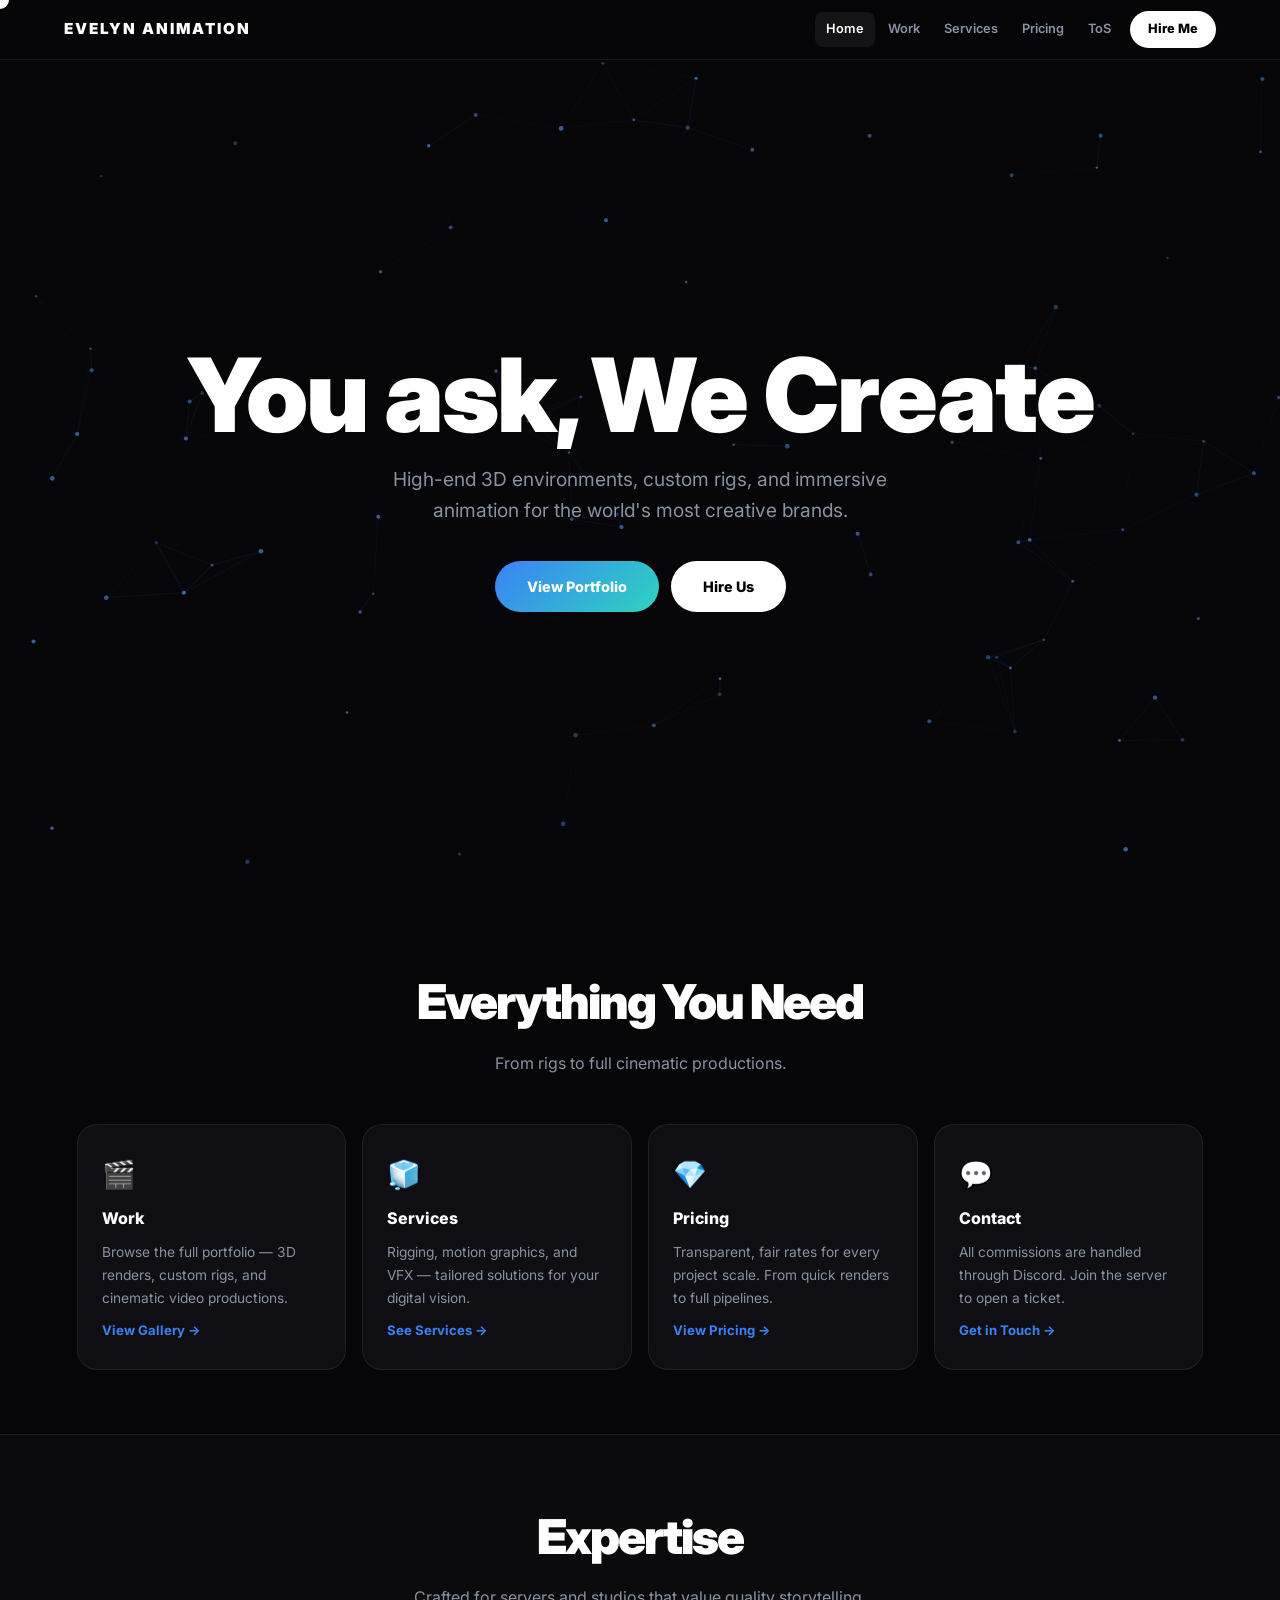
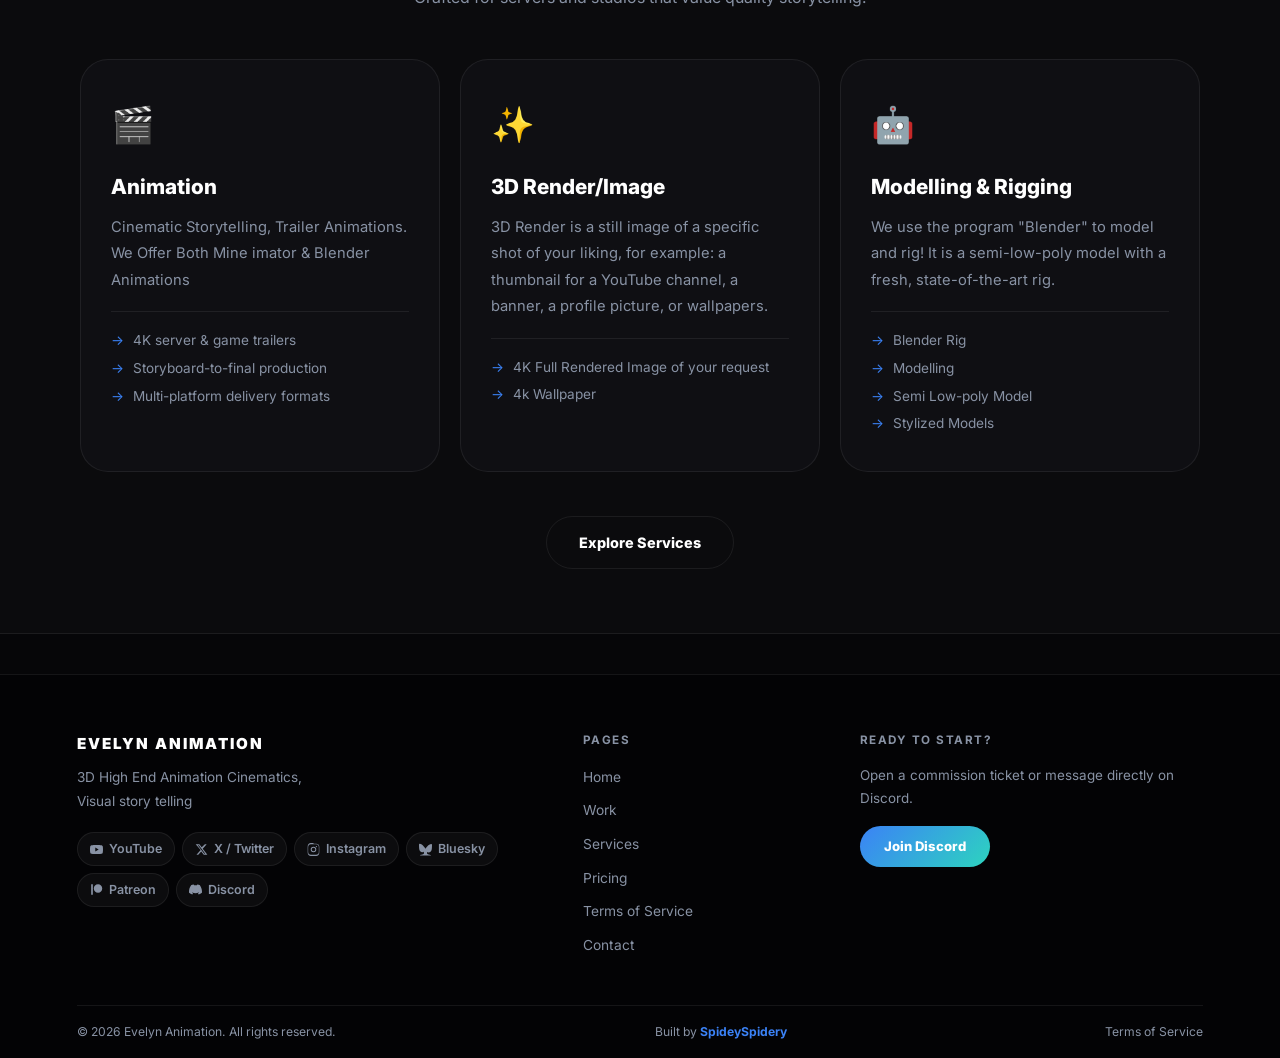
<file: index.html>
<!DOCTYPE html>
<html lang="en">
<head>
  <meta charset="UTF-8">
  <meta name="viewport" content="width=device-width, initial-scale=1.0">
  <title>Evelyn Animation</title>
  <link rel="stylesheet" href="site.css">
</head>
<body>

<div id="intro"><span>Evelyn Animations</span></div>
<div id="cursor"></div>
<nav id="nav"></nav>

<header class="hero">
  <canvas id="hero-canvas"></canvas>
  <h1 id="hero-title"></h1>
  <p id="hero-sub"></p>
  <div class="hero-btns" id="hero-btns"></div>
</header>

<div class="section">
  <div class="section-head">
    <h2>Everything You Need</h2>
    <p>From rigs to full cinematic productions.</p>
  </div>
  <div class="summary-grid">
    <div class="summary-card">
      <span class="s-icon">🎬</span>
      <h3>Work</h3>
      <p>Browse the full portfolio — 3D renders, custom rigs, and cinematic video productions.</p>
      <a href="work.html">View Gallery →</a>
    </div>
    <div class="summary-card">
      <span class="s-icon">🧊</span>
      <h3>Services</h3>
      <p>Rigging, motion graphics, and VFX — tailored solutions for your digital vision.</p>
      <a href="services.html">See Services →</a>
    </div>
    <div class="summary-card">
      <span class="s-icon">💎</span>
      <h3>Pricing</h3>
      <p>Transparent, fair rates for every project scale. From quick renders to full pipelines.</p>
      <a href="pricing.html">View Pricing →</a>
    </div>
    <div class="summary-card">
      <span class="s-icon">💬</span>
      <h3>Contact</h3>
      <p>All commissions are handled through Discord. Join the server to open a ticket.</p>
      <a href="contact.html">Get in Touch →</a>
    </div>
  </div>
</div>

<div class="stripe">
  <div class="section">
    <div class="section-head">
      <h2>Expertise</h2>
      <p>Crafted for servers and studios that value quality storytelling.</p>
    </div>
    <div id="services-grid" class="services-grid"></div>
    <div style="text-align:center;margin-top:44px;">
      <a href="services.html" class="btn btn-outline">Explore Services</a>
    </div>
  </div>
</div>

<footer id="footer"></footer>

<script src="content.js"></script>
<script src="site.js"></script>
<script>
  fadeIntro();
  initCursor();
  buildNav('index.html');
  buildFooter();
  buildServices();
  buildHero();

  // ── HERO CANVAS BACKGROUND ─────────────────────────────────
  // GPU-accelerated particle field — similar to motionairy.com
  // Uses requestAnimationFrame + canvas only, zero DOM thrash, 60fps stable.
  (function() {
    const canvas = document.getElementById('hero-canvas');
    const ctx    = canvas.getContext('2d');
    let W, H, particles, mouse = { x: -9999, y: -9999 };
    const COUNT  = 88;
    const MAX_D  = 130; // connection distance

    function resize() {
      W = canvas.width  = canvas.offsetWidth;
      H = canvas.height = canvas.offsetHeight;
    }

    function rand(min, max) { return Math.random() * (max - min) + min; }

    function mkParticle() {
      return {
        x:  rand(0, W),
        y:  rand(0, H),
        vx: rand(-0.22, 0.22),
        vy: rand(-0.22, 0.22),
        r:  rand(1.2, 2.4),
        o:  rand(0.3, 0.7)
      };
    }

    function init() {
      resize();
      particles = Array.from({ length: COUNT }, mkParticle);
    }

    function draw() {
      ctx.clearRect(0, 0, W, H);

      // Move & bounce
      for (const p of particles) {
        p.x += p.vx;
        p.y += p.vy;
        if (p.x < 0 || p.x > W) p.vx *= -1;
        if (p.y < 0 || p.y > H) p.vy *= -1;
      }

      // Connections between particles
      for (let i = 0; i < particles.length; i++) {
        for (let j = i + 1; j < particles.length; j++) {
          const a = particles[i], b = particles[j];
          const dx = a.x - b.x, dy = a.y - b.y;
          const dist = Math.sqrt(dx*dx + dy*dy);
          if (dist < MAX_D) {
            const alpha = (1 - dist / MAX_D) * 0.18;
            ctx.beginPath();
            ctx.moveTo(a.x, a.y);
            ctx.lineTo(b.x, b.y);
            ctx.strokeStyle = `rgba(59,130,246,${alpha})`;
            ctx.lineWidth = 0.8;
            ctx.stroke();
          }
        }
        // Mouse connections
        const mx = particles[i].x - mouse.x;
        const my = particles[i].y - mouse.y;
        const md = Math.sqrt(mx*mx + my*my);
        if (md < MAX_D * 1.5) {
          const alpha = (1 - md / (MAX_D * 1.5)) * 0.4;
          ctx.beginPath();
          ctx.moveTo(particles[i].x, particles[i].y);
          ctx.lineTo(mouse.x, mouse.y);
          ctx.strokeStyle = `rgba(45,212,191,${alpha})`;
          ctx.lineWidth = 0.9;
          ctx.stroke();
        }
      }

      // Dots
      for (const p of particles) {
        ctx.beginPath();
        ctx.arc(p.x, p.y, p.r, 0, Math.PI * 2);
        ctx.fillStyle = `rgba(100,160,255,${p.o})`;
        ctx.fill();
      }

      requestAnimationFrame(draw);
    }

    window.addEventListener('resize', () => { resize(); });
    canvas.closest('.hero').addEventListener('mousemove', e => {
      const r = canvas.getBoundingClientRect();
      mouse.x = e.clientX - r.left;
      mouse.y = e.clientY - r.top;
    });
    canvas.closest('.hero').addEventListener('mouseleave', () => {
      mouse.x = -9999; mouse.y = -9999;
    });

    init();
    draw();
  })();
</script>
</body>
</html>
</file>
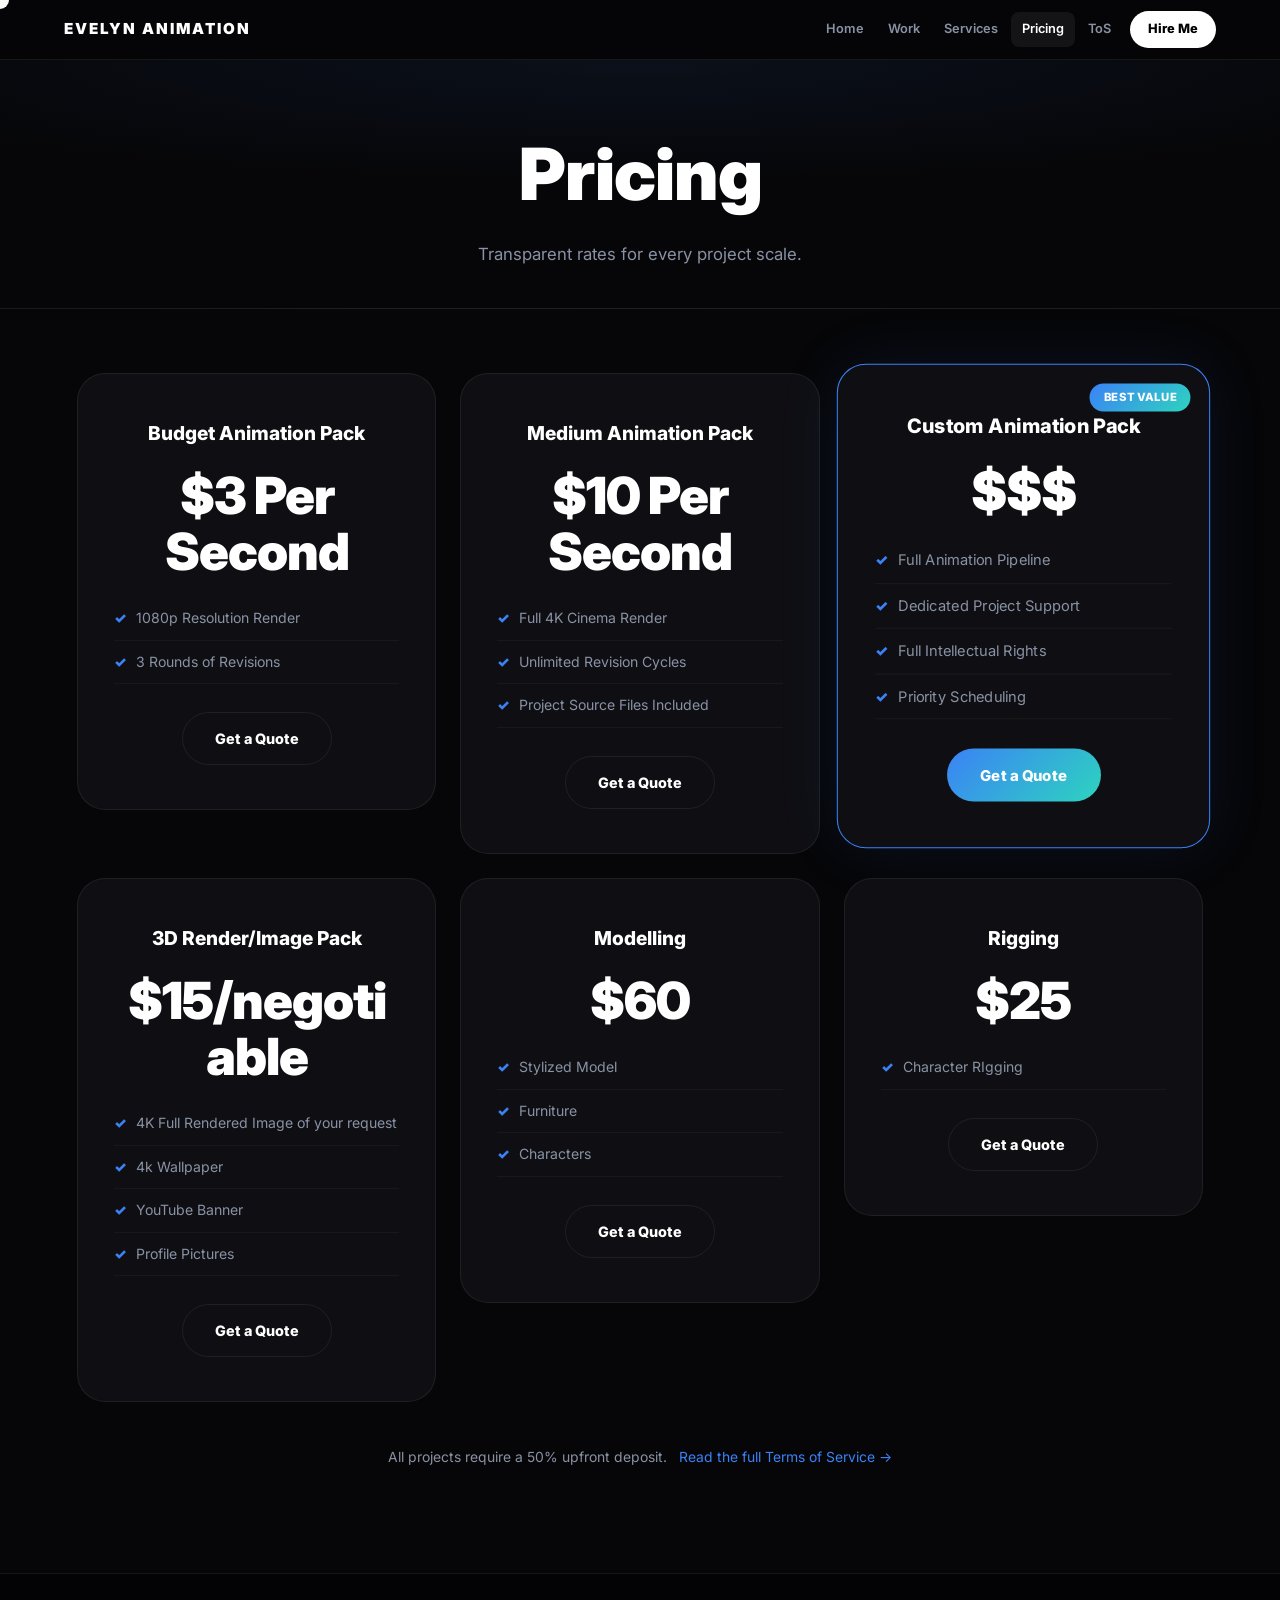
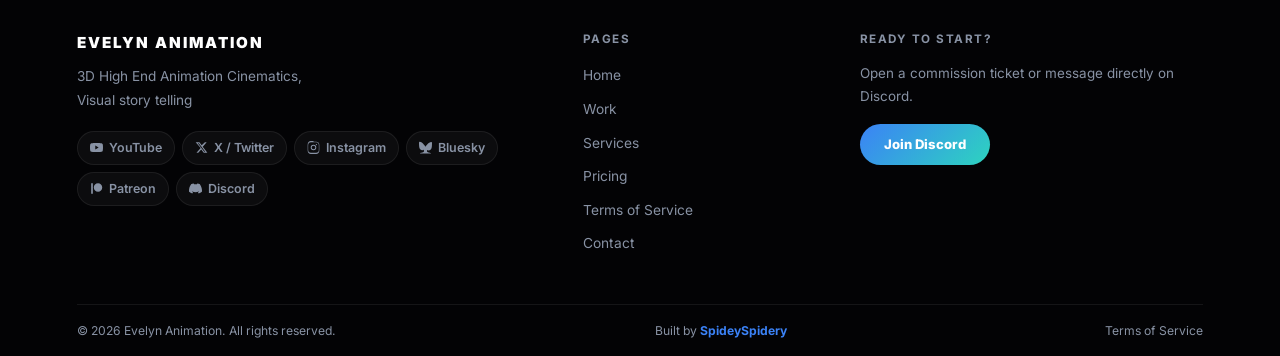
<file: pricing.html>
<!DOCTYPE html>
<html lang="en">
<head>
  <meta charset="UTF-8">
  <meta name="viewport" content="width=device-width, initial-scale=1.0">
  <title>Pricing | Evelyn Animation</title>
  <link rel="stylesheet" href="site.css">
</head>
<body>

<div id="cursor"></div>
<nav id="nav"></nav>

<div class="page-hero">
  <h1>Pricing</h1>
  <p>Transparent rates for every project scale.</p>
</div>

<div class="section">
  <div id="pricing-grid" class="pricing-grid"></div>
  <p style="text-align:center;color:var(--muted);margin-top:44px;font-size:0.87rem;">
    All projects require a 50% upfront deposit. &nbsp;
    <a href="tos.html" style="color:var(--accent);">Read the full Terms of Service →</a>
  </p>
</div>

<footer id="footer"></footer>

<script src="content.js"></script>
<script src="site.js"></script>
<script>
  initCursor();
  buildNav('pricing.html');
  buildFooter();
  buildPricing();
</script>
</body>
</html>
</file>
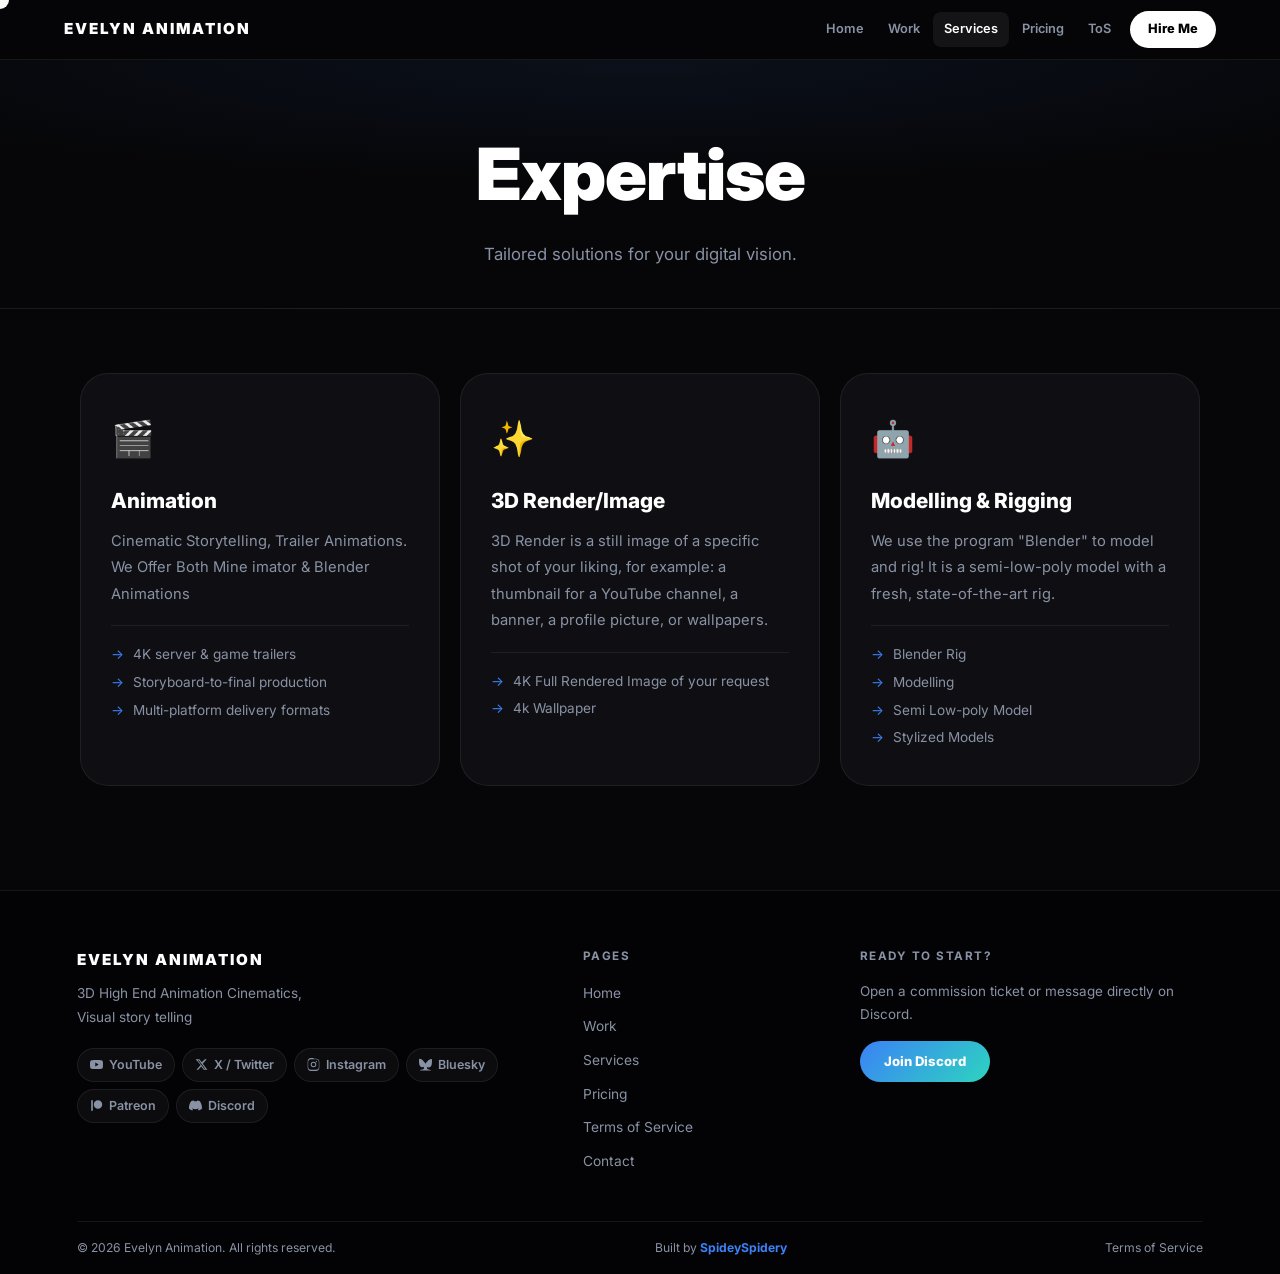
<file: services.html>
<!DOCTYPE html>
<html lang="en">
<head>
  <meta charset="UTF-8">
  <meta name="viewport" content="width=device-width, initial-scale=1.0">
  <title>Services | Evelyn Animation</title>
  <link rel="stylesheet" href="site.css">
</head>
<body>

<div id="cursor"></div>
<nav id="nav"></nav>

<div class="page-hero">
  <h1>Expertise</h1>
  <p>Tailored solutions for your digital vision.</p>
</div>

<div class="section">
  <div id="services-grid" class="services-grid"></div>
</div>

<footer id="footer"></footer>

<script src="content.js"></script>
<script src="site.js"></script>
<script>
  initCursor();
  buildNav('services.html');
  buildFooter();
  buildServices();
</script>
</body>
</html>
</file>
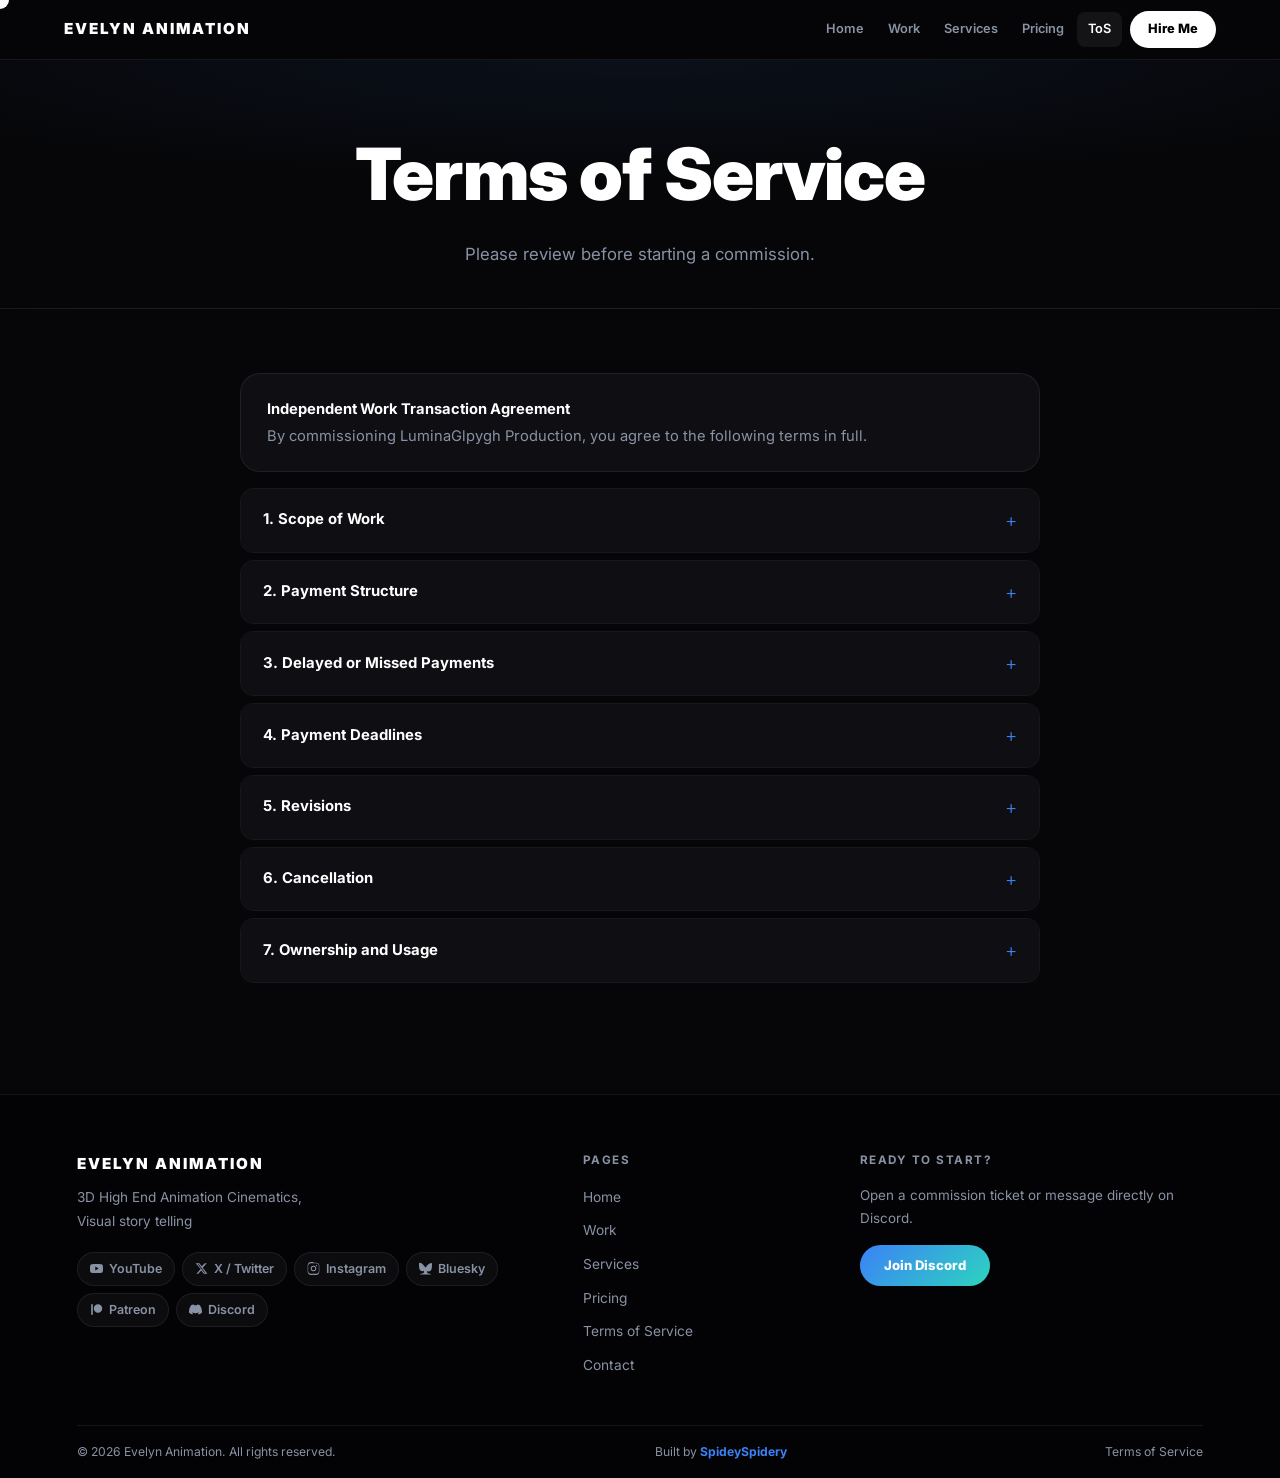
<file: tos.html>
<!DOCTYPE html>
<html lang="en">
<head>
  <meta charset="UTF-8">
  <meta name="viewport" content="width=device-width, initial-scale=1.0">
  <title>Terms of Service | Evelyn Animation</title>
  <link rel="stylesheet" href="site.css">
</head>
<body>

<div id="cursor"></div>
<nav id="nav"></nav>

<div class="page-hero">
  <h1>Terms of Service</h1>
  <p>Please review before starting a commission.</p>
</div>

<div class="section">
  <div id="tos-body" class="tos-wrap"></div>
</div>

<footer id="footer"></footer>

<script src="content.js"></script>
<script src="site.js"></script>
<script>
  initCursor();
  buildNav('tos.html');
  buildFooter();
  buildTos();
</script>
</body>
</html>
</file>
<file: site.css>
@import url('https://fonts.googleapis.com/css2?family=Inter:wght@300;400;600;700;800;900&display=swap');

/* ── RESET & BASE ────────────────────────────────────────── */
*, *::before, *::after { box-sizing: border-box; margin: 0; padding: 0; }
html { scroll-behavior: smooth; font-size: 16px; -webkit-text-size-adjust: 100%; }
body {
  font-family: 'Inter', sans-serif;
  background: #060608;
  color: #fff;
  line-height: 1.6;
  overflow-x: hidden;
  -webkit-font-smoothing: antialiased;
}
a { color: inherit; text-decoration: none; }
img, video, iframe { display: block; max-width: 100%; }
ul { list-style: none; }

/* ── TOKENS ──────────────────────────────────────────────── */
:root {
  --bg:        #060608;
  --bg2:       #0d0d10;
  --card:      #0f0f13;
  --border:    rgba(255,255,255,0.07);
  --accent:    #3b82f6;
  --accent2:   #2dd4bf;
  --grad:      linear-gradient(135deg, #3b82f6, #2dd4bf);
  --text:      #ffffff;
  --muted:     #8892a4;
  --radius:    20px;
  --radius-lg: 28px;
}

/* ── CURSOR ──────────────────────────────────────────────── */
#cursor {
  width: 18px; height: 18px;
  border-radius: 50%; background: #fff;
  position: fixed; top: 0; left: 0;
  pointer-events: none; z-index: 9000;
  mix-blend-mode: difference;
  transform: translate(-50%, -50%);
  transition: transform 0.08s ease;
  display: none;
}
@media (pointer: fine) { #cursor { display: block; } }

/* ── INTRO ───────────────────────────────────────────────── */
#intro {
  position: fixed; inset: 0; z-index: 9999;
  background: var(--bg);
  display: flex; align-items: center; justify-content: center;
  transition: opacity 0.7s ease;
}
#intro span {
  font-size: clamp(0.9rem, 4vw, 1.4rem);
  font-weight: 800; letter-spacing: 8px;
  text-transform: uppercase; color: rgba(255,255,255,0.5);
  animation: intropulse 1.4s ease-in-out infinite;
  text-align: center; padding: 0 20px;
}
@keyframes intropulse { 0%,100%{opacity:0.3;} 50%{opacity:1;} }

/* ── NAV ─────────────────────────────────────────────────── */
#nav {
  position: sticky; top: 0; z-index: 800;
  display: flex; align-items: center; justify-content: space-between;
  padding: 0 5%;
  height: 60px;
  background: rgba(6,6,8,0.85);
  backdrop-filter: blur(20px);
  -webkit-backdrop-filter: blur(20px);
  border-bottom: 1px solid var(--border);
}
.logo {
  font-weight: 900; font-size: 0.95rem;
  text-transform: uppercase; letter-spacing: 2px; color: #fff;
  flex-shrink: 0;
}
.nav-links {
  display: flex; align-items: center; gap: 2px;
}
.nav-links a {
  color: var(--muted); font-size: 0.8rem; font-weight: 600;
  padding: 7px 11px; border-radius: 8px;
  transition: color 0.2s, background 0.2s; white-space: nowrap;
}
.nav-links a:hover, .nav-links a.active { color: #fff; background: rgba(255,255,255,0.06); }
.nav-cta {
  margin-left: 6px;
  background: #fff !important; color: #000 !important;
  padding: 8px 18px !important; border-radius: 100px !important;
  font-weight: 800 !important; font-size: 0.8rem !important;
  transition: transform 0.2s, box-shadow 0.2s !important;
  white-space: nowrap;
}
.nav-cta:hover { transform: scale(1.05) !important; box-shadow: 0 6px 20px rgba(255,255,255,0.12) !important; }
.nav-toggle {
  display: none; background: none;
  border: 1px solid var(--border); color: #fff;
  padding: 6px 11px; border-radius: 8px;
  font-size: 1.1rem; cursor: pointer; line-height: 1;
  flex-shrink: 0;
}

@media (max-width: 760px) {
  .nav-toggle { display: block; }
  .nav-links {
    display: none; flex-direction: column; align-items: flex-start;
    position: absolute; top: 60px; left: 0; right: 0;
    background: rgba(6,6,8,0.98);
    border-bottom: 1px solid var(--border);
    padding: 14px 5%; gap: 2px;
  }
  .nav-links.open { display: flex; }
  .nav-links a { width: 100%; padding: 10px 12px; }
  .nav-cta { margin-left: 0 !important; margin-top: 6px; align-self: flex-start; }
}

/* ── BUTTONS ─────────────────────────────────────────────── */
.btn {
  display: inline-block;
  padding: 14px 32px;
  border-radius: 100px;
  font-weight: 800; font-size: 0.9rem;
  border: none; cursor: pointer;
  transition: transform 0.25s, box-shadow 0.25s;
  font-family: 'Inter', sans-serif;
  white-space: nowrap;
}
.btn:hover { transform: translateY(-2px); }
.btn-accent { background: var(--grad); color: #fff; }
.btn-accent:hover { box-shadow: 0 10px 30px rgba(59,130,246,0.35); }
.btn-white { background: #fff; color: #000; }
.btn-white:hover { box-shadow: 0 10px 30px rgba(255,255,255,0.15); }
.btn-outline { background: transparent; color: #fff; border: 1px solid var(--border); }
.btn-outline:hover { background: rgba(255,255,255,0.06); }

@media (max-width: 480px) {
  .btn { padding: 13px 26px; font-size: 0.87rem; }
}

/* ── HERO ────────────────────────────────────────────────── */
.hero {
  min-height: calc(100svh - 60px);
  display: flex; flex-direction: column;
  align-items: center; justify-content: center;
  text-align: center;
  padding: 60px 6%;
  position: relative; overflow: hidden;
}
#hero-canvas {
  position: absolute; inset: 0;
  width: 100%; height: 100%;
  z-index: 0; opacity: 0.85;
}
.hero > *:not(#hero-canvas) { position: relative; z-index: 1; }
.hero h1 {
  font-size: clamp(2.6rem, 8vw, 8rem);
  font-weight: 900;
  line-height: 0.92;
  letter-spacing: clamp(-2px, -0.5vw, -4px);
  margin-bottom: 22px;
}
.hero h1 em {
  font-style: normal;
  background: var(--grad);
  -webkit-background-clip: text; -webkit-text-fill-color: transparent;
  background-clip: text;
}
.hero p {
  font-size: clamp(0.95rem, 2.5vw, 1.2rem);
  color: var(--muted);
  max-width: 540px;
  margin: 0 auto 36px;
}
.hero-btns { display: flex; gap: 12px; flex-wrap: wrap; justify-content: center; }

/* ── PAGE HERO ───────────────────────────────────────────── */
.page-hero {
  text-align: center;
  padding: 56px 6% 40px;
  border-bottom: 1px solid var(--border);
  background: radial-gradient(ellipse 70% 50% at 50% 0%, rgba(59,130,246,0.08), transparent);
}
.page-hero h1 {
  font-size: clamp(1.9rem, 6vw, 4.5rem);
  font-weight: 900;
  letter-spacing: clamp(-1px, -0.4vw, -3px);
  margin-bottom: 10px;
}
.page-hero p { color: var(--muted); font-size: clamp(0.9rem, 2vw, 1.05rem); }

/* ── SECTIONS ────────────────────────────────────────────── */
.section { padding: 64px 6%; max-width: 1380px; margin: 0 auto; }
.section-head { text-align: center; margin-bottom: 48px; }
.section-head h2 {
  font-size: clamp(1.6rem, 4vw, 3rem);
  font-weight: 900; letter-spacing: -2px; margin-bottom: 10px;
}
.section-head p { color: var(--muted); font-size: clamp(0.88rem, 2vw, 1rem); }

@media (max-width: 480px) {
  .section { padding: 48px 5%; }
}

/* ── SUMMARY CARDS ───────────────────────────────────────── */
.summary-grid {
  display: grid;
  grid-template-columns: repeat(4, 1fr);
  gap: 16px;
}
@media (max-width: 860px) { .summary-grid { grid-template-columns: repeat(2,1fr); } }
@media (max-width: 440px) { .summary-grid { grid-template-columns: 1fr; } }
.summary-card {
  background: var(--card); border: 1px solid var(--border);
  border-radius: var(--radius); padding: 28px 24px;
  display: flex; flex-direction: column; gap: 9px;
  transition: transform 0.3s, border-color 0.3s;
}
.summary-card:hover { transform: translateY(-5px); border-color: rgba(255,255,255,0.16); }
.summary-card .s-icon { font-size: 1.7rem; }
.summary-card h3 { font-size: 1rem; font-weight: 800; }
.summary-card p { font-size: 0.86rem; color: var(--muted); flex: 1; line-height: 1.7; }
.summary-card a { font-size: 0.82rem; color: var(--accent); font-weight: 700; }
.summary-card a:hover { text-decoration: underline; }

/* ── SERVICES ────────────────────────────────────────────── */
.services-grid {
  display: grid;
  grid-template-columns: repeat(auto-fill, minmax(260px, 1fr));
  gap: 20px;
  justify-content: center;
}
@media (min-width: 900px) {
  .services-grid { grid-template-columns: repeat(auto-fit, minmax(260px, 360px)); justify-content: center; }
}
@media (max-width: 560px) { .services-grid { grid-template-columns: 1fr; } }
.service-card {
  background: var(--card); border: 1px solid var(--border);
  border-radius: var(--radius-lg); padding: 36px 30px;
  transition: transform 0.3s, border-color 0.3s;
}
.service-card:hover { transform: translateY(-7px); border-color: var(--accent); }
.service-icon { font-size: 2.2rem; margin-bottom: 18px; }
.service-card h3 { font-size: 1.3rem; font-weight: 800; margin-bottom: 10px; }
.service-card p { color: var(--muted); font-size: 0.92rem; line-height: 1.8; }
.service-features {
  margin-top: 18px; padding-top: 18px; border-top: 1px solid var(--border);
  display: flex; flex-direction: column; gap: 6px;
}
.service-features li {
  color: var(--muted); font-size: 0.85rem;
  display: flex; align-items: center; gap: 9px;
}
.service-features li::before { content: '→'; color: var(--accent); flex-shrink: 0; }

/* ── PRICING ─────────────────────────────────────────────── */
.pricing-grid {
  display: grid;
  grid-template-columns: repeat(auto-fill, minmax(280px, 1fr));
  gap: 24px;
  align-items: start;
  justify-content: center;
}
/* When only 3 or fewer cards exist, cap at 3-col */
@media (min-width: 1100px) {
  .pricing-grid { grid-template-columns: repeat(3, minmax(0, 380px)); justify-content: center; }
}
@media (max-width: 680px) {
  .pricing-grid { grid-template-columns: 1fr; max-width: 460px; margin: 0 auto; }
  .price-card.popular { transform: none; }
  .price-card.popular:hover { transform: translateY(-6px); }
}
.price-card {
  background: var(--card); border: 1px solid var(--border);
  border-radius: var(--radius-lg); padding: 44px 36px;
  text-align: center; position: relative;
  transition: transform 0.3s;
}
.price-card:hover { transform: translateY(-6px); }
.price-card.popular {
  border-color: var(--accent); transform: scale(1.04);
  box-shadow: 0 0 60px rgba(59,130,246,0.1);
}
.price-card.popular:hover { transform: scale(1.04) translateY(-6px); }
.popular-badge {
  position: absolute; top: 18px; right: 18px;
  background: var(--grad); color: #fff;
  font-size: 0.68rem; font-weight: 800; letter-spacing: 0.5px;
  padding: 5px 13px; border-radius: 100px;
}
.price-card h3 { font-size: 1.2rem; font-weight: 800; margin-bottom: 4px; }
.price-num { font-size: clamp(1.6rem, 4vw, 3.4rem); font-weight: 900; letter-spacing: -1px; margin: 18px 0; line-height: 1.1; word-break: break-word; }
.price-card ul { text-align: left; margin-bottom: 28px; }
.price-card ul li {
  padding: 10px 0; border-bottom: 1px solid rgba(255,255,255,0.04);
  color: var(--muted); font-size: 0.88rem;
  display: flex; align-items: center; gap: 10px;
}
.price-card ul li::before { content: '✓'; color: var(--accent); font-weight: 900; flex-shrink: 0; }

/* ── GALLERY ─────────────────────────────────────────────── */
.filter-row {
  display: flex; justify-content: center; gap: 8px;
  flex-wrap: wrap; margin-bottom: 40px;
}
.filter-btn {
  padding: 8px 20px; border-radius: 100px;
  background: rgba(255,255,255,0.04); border: 1px solid var(--border);
  color: var(--muted); font-size: 0.83rem; font-weight: 600;
  cursor: pointer; transition: 0.2s; font-family: 'Inter', sans-serif;
}
.filter-btn:hover, .filter-btn.active {
  background: var(--accent); color: #fff; border-color: var(--accent);
  box-shadow: 0 6px 20px rgba(59,130,246,0.25);
}
.gallery-grid {
  display: grid;
  grid-template-columns: repeat(auto-fill, minmax(300px, 1fr));
  gap: 22px;
}
@media (max-width: 480px) { .gallery-grid { grid-template-columns: 1fr; gap: 16px; } }
.gallery-card {
  background: var(--card); border: 1px solid var(--border);
  border-radius: var(--radius); overflow: hidden; cursor: pointer;
  transition: transform 0.4s cubic-bezier(0.2,1,0.3,1), border-color 0.3s;
  /* Prevent hover lift on touch devices */
}
@media (hover: hover) {
  .gallery-card:hover { transform: translateY(-10px); border-color: rgba(255,255,255,0.2); }
}
.gallery-thumb {
  position: relative; aspect-ratio: 16/9;
  background: #000; overflow: hidden;
}
.gallery-thumb img, .gallery-thumb video {
  width: 100%; height: 100%; object-fit: cover;
  opacity: 0.78; transition: opacity 0.4s, transform 0.4s;
}
@media (hover: hover) {
  .gallery-card:hover .gallery-thumb img,
  .gallery-card:hover .gallery-thumb video { opacity: 1; transform: scale(1.04); }
}
.play-badge {
  position: absolute; top: 50%; left: 50%;
  transform: translate(-50%,-50%);
  width: 44px; height: 44px; border-radius: 50%;
  background: rgba(0,0,0,0.65); border: 1px solid rgba(255,255,255,0.15);
  backdrop-filter: blur(4px);
  display: flex; align-items: center; justify-content: center;
  pointer-events: none;
}
.gallery-info { padding: 20px 22px; }
.gallery-info h4 { font-size: 1.05rem; font-weight: 800; margin-bottom: 7px; letter-spacing: -0.2px; }
.gallery-info p { font-size: 0.86rem; color: var(--muted); line-height: 1.7; white-space: pre-line; }

/* ── TWITTER / X CARD ────────────────────────────────────── */
.tweet-skeleton {
  position: absolute; inset: 0;
  display: flex; flex-direction: column;
  align-items: center; justify-content: center; gap: 10px;
  background: linear-gradient(135deg, #0f0f14 0%, #16181c 100%);
  color: #fff;
}
.tweet-skeleton svg { width: 32px; height: 32px; opacity: 0.7; }
.tweet-loading-text { font-size: 0.78rem; color: var(--muted); }
@keyframes tweet-pulse {
  0%,100% { opacity: 0.4; }
  50%      { opacity: 0.9; }
}
.tweet-loading .tweet-skeleton { animation: tweet-pulse 1.4s ease-in-out infinite; }
.tweet-skeleton--error { cursor: pointer; gap: 6px; }
.tweet-skeleton--error svg { width: 24px; height: 24px; opacity: 0.5; }
.tweet-skeleton--error span { font-size: 0.75rem; color: var(--muted); }
.twitter-badge {
  position: absolute; bottom: 9px; right: 9px;
  width: 24px; height: 24px;
  background: rgba(0,0,0,0.6); border-radius: 50%;
  display: flex; align-items: center; justify-content: center;
  pointer-events: none;
}
.twitter-badge svg { width: 12px; height: 12px; color: #fff; }

/* ── LIGHTBOX ────────────────────────────────────────────── */
#lightbox {
  position: fixed; inset: 0; z-index: 2000;
  background: rgba(0,0,0,0.97); backdrop-filter: blur(24px);
  display: none; align-items: center; justify-content: center;
  padding: 12px;
}
#lightbox.open { display: flex; }
.lb-wrap {
  display: flex; width: 100%; max-width: 1360px;
  height: 90svh; border-radius: 12px; overflow: hidden;
  border: 1px solid var(--border); background: #000;
}
#lb-media {
  flex: 2.5; position: relative;
  display: flex; align-items: center; justify-content: center;
  background: #000; overflow: hidden;
}
#lb-media img, #lb-media video, #lb-media iframe {
  width: 100%; height: 100%; object-fit: contain; border: none;
}
.lb-controls {
  position: absolute; bottom: 14px; left: 50%; transform: translateX(-50%);
  width: calc(100% - 28px);
  background: rgba(10,10,10,0.9); backdrop-filter: blur(10px);
  border: 1px solid rgba(255,255,255,0.08); border-radius: 10px;
  padding: 10px 14px;
  display: flex; align-items: center; gap: 12px;
  opacity: 0; transition: opacity 0.25s, bottom 0.25s; z-index: 5;
}
#lb-media:hover .lb-controls,
#lb-media:focus-within .lb-controls { opacity: 1; bottom: 20px; }
.lb-play-btn { background: none; border: none; color: #fff; cursor: pointer; font-size: 1rem; flex-shrink: 0; outline: none; }
.lb-bar-wrap { flex: 1; height: 3px; background: rgba(255,255,255,0.12); border-radius: 2px; cursor: pointer; }
.lb-bar { height: 100%; background: var(--accent); width: 0%; border-radius: 2px; box-shadow: 0 0 6px var(--accent); }
.lb-time { font-size: 0.74rem; color: #fff; font-family: monospace; min-width: 36px; flex-shrink: 0; }
.lb-info {
  flex: 1; padding: 32px 28px; background: #090909;
  border-left: 1px solid var(--border); overflow-y: auto;
}
.lb-info h2 { font-size: clamp(1.2rem, 3vw, 1.8rem); font-weight: 900; letter-spacing: -1px; margin-bottom: 14px; }
.lb-info p { color: var(--muted); line-height: 1.85; font-size: 0.95rem; white-space: pre-line; }
.lb-close {
  position: absolute; top: 20px; right: 20px; z-index: 2100;
  background: rgba(0,0,0,0.5); border: 1px solid var(--border);
  color: #fff; font-size: 1.6rem; cursor: pointer;
  width: 38px; height: 38px; border-radius: 50%;
  display: flex; align-items: center; justify-content: center;
  opacity: 0.6; transition: opacity 0.2s, transform 0.3s;
}
.lb-close:hover { opacity: 1; transform: rotate(90deg); }

@media (max-width: 760px) {
  .lb-wrap { flex-direction: column; height: 94svh; }
  .lb-info { border-left: none; border-top: 1px solid var(--border); padding: 20px; flex: 0 0 auto; max-height: 36%; overflow-y: auto; }
  #lb-media { flex: 1; }
}

/* ── TOS ─────────────────────────────────────────────────── */
.tos-wrap { max-width: 800px; margin: 0 auto; }
.tos-intro {
  background: var(--card); border: 1px solid var(--border);
  border-radius: var(--radius); padding: 22px 26px;
  color: var(--muted); font-size: 0.92rem; line-height: 1.8; margin-bottom: 16px;
}
.tos-intro strong { color: #fff; }
.tos-item { border: 1px solid var(--border); border-radius: 13px; overflow: hidden; margin-bottom: 7px; }
.tos-item summary {
  padding: 16px 22px; font-weight: 700; font-size: 0.93rem;
  cursor: pointer; background: var(--card);
  display: flex; justify-content: space-between; align-items: center;
  list-style: none; user-select: none;
}
.tos-item summary::-webkit-details-marker { display: none; }
.tos-item summary::after { content: '+'; color: var(--accent); font-size: 1.2rem; font-weight: 300; transition: transform 0.25s; }
.tos-item[open] summary::after { transform: rotate(45deg); }
.tos-text {
  padding: 18px 22px; color: var(--muted);
  font-size: 0.88rem; line-height: 1.85;
  border-top: 1px solid var(--border);
  background: rgba(0,0,0,0.2);
}

/* ── CONTACT ─────────────────────────────────────────────── */
.contact-box {
  max-width: 520px; margin: 0 auto;
  background: var(--card); border: 1px solid var(--border);
  border-radius: var(--radius-lg); padding: 44px 36px; text-align: center;
}
@media (max-width: 480px) {
  .contact-box { padding: 32px 22px; }
}
.discord-logo {
  width: 82px; height: 82px; border-radius: 50%;
  border: 3px solid var(--accent); overflow: hidden;
  background: #5865F2; margin: 0 auto 20px;
  display: flex; align-items: center; justify-content: center;
  box-shadow: 0 0 28px rgba(59,130,246,0.3);
}
.discord-logo img { width: 100%; height: 100%; object-fit: cover; }
.contact-box h3 { font-size: clamp(1.4rem, 4vw, 1.8rem); font-weight: 900; margin-bottom: 10px; }
.contact-box > p { color: var(--muted); font-size: 0.92rem; margin-bottom: 24px; }
.contact-note { font-size: 0.77rem; color: var(--muted); margin-top: 16px; line-height: 1.7; }
.contact-note a { color: var(--accent); }
.contact-socials-title {
  font-size: 0.73rem; font-weight: 700; text-transform: uppercase;
  letter-spacing: 1px; color: var(--muted);
  margin: 22px 0 12px; padding-top: 20px;
  border-top: 1px solid var(--border);
}
#contact-socials { display: flex; flex-wrap: wrap; justify-content: center; gap: 7px; }

/* ── SOCIAL PILLS ────────────────────────────────────────── */
.social-row { display: flex; flex-wrap: wrap; gap: 7px; margin-top: 18px; }
.social-pill {
  display: inline-flex; align-items: center; gap: 6px;
  padding: 6px 12px; border-radius: 100px;
  background: rgba(255,255,255,0.04); border: 1px solid var(--border);
  color: var(--muted); font-size: 0.78rem; font-weight: 600;
  transition: 0.2s;
}
.social-pill:hover { color: #fff; border-color: rgba(255,255,255,0.22); background: rgba(255,255,255,0.08); }
.social-pill svg { width: 13px; height: 13px; flex-shrink: 0; }

/* ── FOOTER ──────────────────────────────────────────────── */
#footer {
  background: #030305; border-top: 1px solid var(--border);
  padding: 56px 6% 0; margin-top: 40px;
}
.footer-inner { max-width: 1380px; margin: 0 auto; }
.footer-grid {
  display: grid;
  grid-template-columns: 2fr 1fr 1.5fr;
  gap: 48px;
  padding-bottom: 48px;
  border-bottom: 1px solid var(--border);
}
@media (max-width: 820px) {
  .footer-grid { grid-template-columns: 1fr 1fr; gap: 32px; }
  .footer-brand { grid-column: 1/-1; }
}
@media (max-width: 480px) {
  .footer-grid { grid-template-columns: 1fr; gap: 28px; }
  #footer { padding-top: 44px; }
}
.footer-brand .logo { display: inline-block; margin-bottom: 10px; }
.footer-brand > p { color: var(--muted); font-size: 0.85rem; max-width: 260px; line-height: 1.75; }
.footer-col h4, .footer-cta-col h4 {
  font-size: 0.73rem; font-weight: 700; text-transform: uppercase;
  letter-spacing: 1.5px; color: var(--muted); margin-bottom: 14px;
}
.footer-col ul { display: flex; flex-direction: column; gap: 8px; }
.footer-col ul li a { color: var(--muted); font-size: 0.86rem; transition: color 0.2s; }
.footer-col ul li a:hover { color: #fff; }
.footer-cta-col p { color: var(--muted); font-size: 0.84rem; line-height: 1.7; margin-bottom: 16px; }
.footer-cta-col .btn { padding: 10px 24px; font-size: 0.82rem; }
.footer-bottom {
  display: flex; justify-content: space-between; align-items: center;
  padding: 16px 0; flex-wrap: wrap; gap: 8px;
  font-size: 0.76rem; color: var(--muted);
}
.footer-bottom a { color: var(--muted); transition: color 0.2s; }
.footer-bottom a:hover { color: #fff; }
.footer-bottom .credit a { color: var(--accent); font-weight: 700; }

/* ── STRIPE ──────────────────────────────────────────────── */
.stripe {
  background: rgba(255,255,255,0.018);
  border-top: 1px solid var(--border);
  border-bottom: 1px solid var(--border);
}

/* ── SAFE AREA (notch phones) ────────────────────────────── */
@supports (padding: max(0px)) {
  #nav { padding-left: max(5%, env(safe-area-inset-left)); padding-right: max(5%, env(safe-area-inset-right)); }
  .section { padding-left: max(6%, env(safe-area-inset-left)); padding-right: max(6%, env(safe-area-inset-right)); }
  #footer { padding-left: max(6%, env(safe-area-inset-left)); padding-right: max(6%, env(safe-area-inset-right)); }
}
</file>
